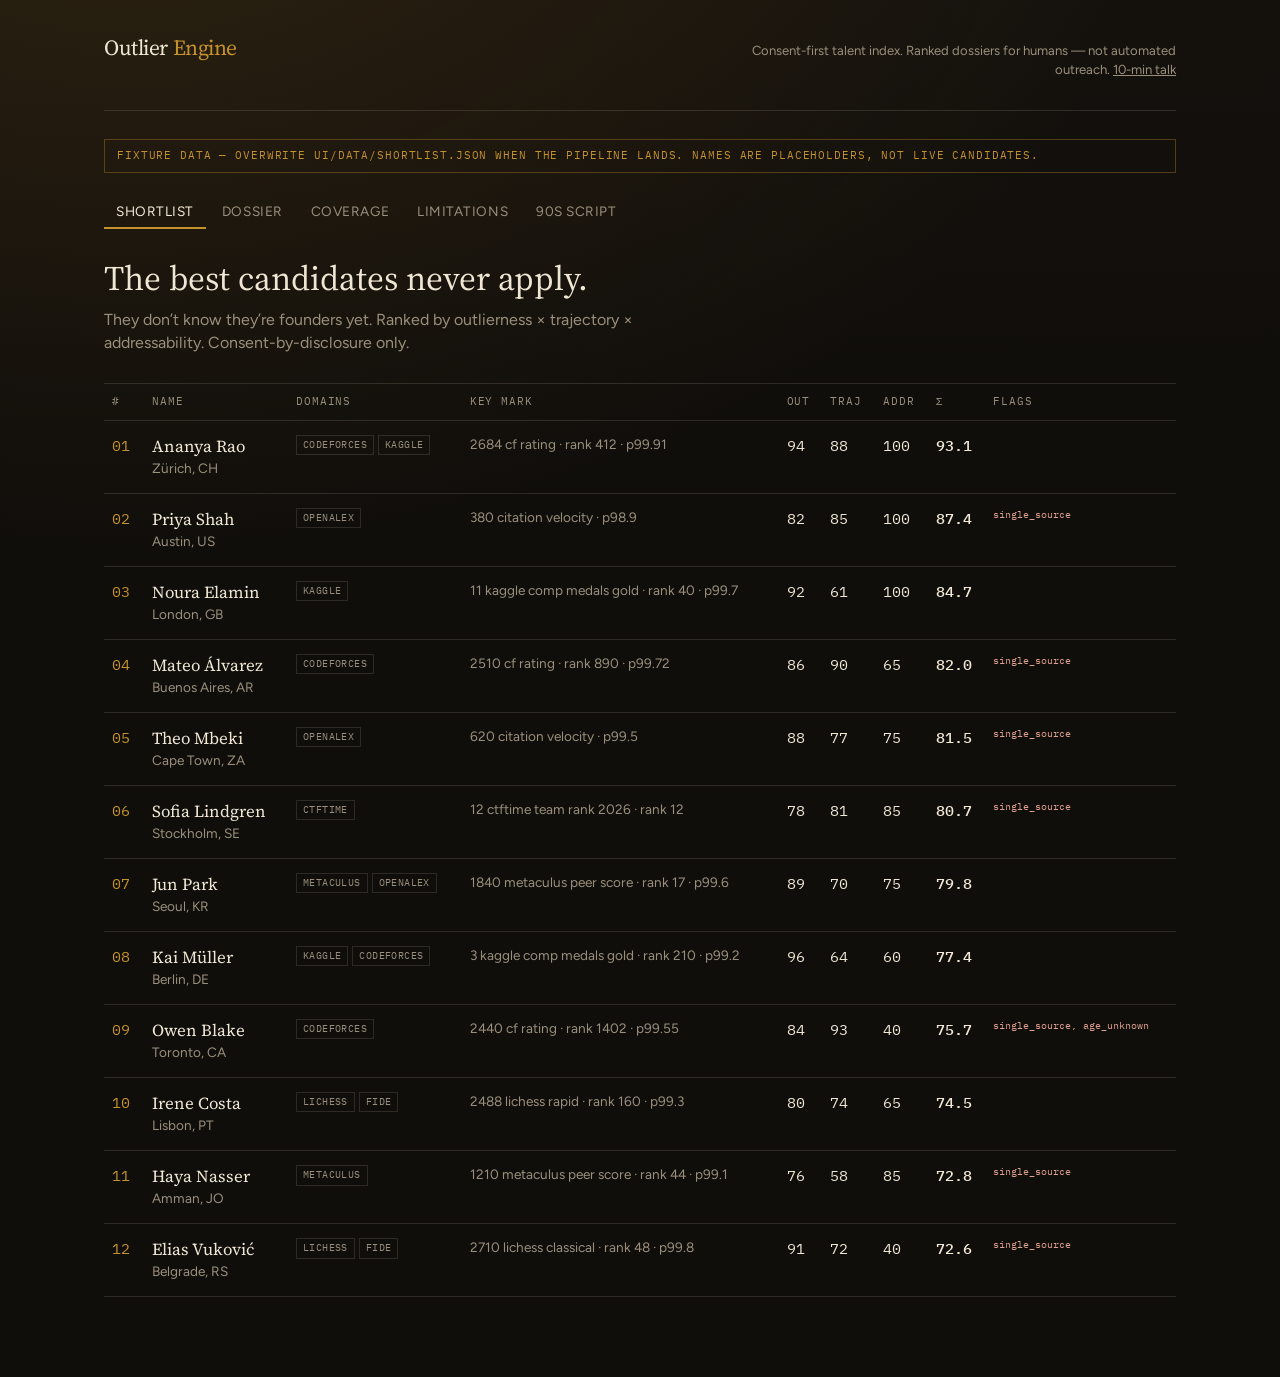
<file: ui/index.html>
<!DOCTYPE html>
<html lang="en">
<head>
  <meta charset="utf-8" />
  <meta name="viewport" content="width=device-width, initial-scale=1" />
  <title>Outlier Engine — shortlist</title>
  <link rel="preconnect" href="https://fonts.googleapis.com" />
  <link rel="preconnect" href="https://fonts.gstatic.com" crossorigin />
  <link href="https://fonts.googleapis.com/css2?family=Figtree:wght@400;500&family=IBM+Plex+Mono:wght@400;500&family=Source+Serif+4:opsz,wght@8..60,400;8..60,500&display=swap" rel="stylesheet" />
  <link rel="stylesheet" href="css/app.css" />
</head>
<body>
  <div class="app">
    <header class="topbar">
      <div class="mark">Outlier <span>Engine</span></div>
      <p class="tagline">Consent-first talent index. Ranked dossiers for humans — not automated outreach. <a href="talk.html">10-min talk</a></p>
    </header>
    <div id="banner" class="fixture-banner hidden">Fixture data — overwrite ui/data/shortlist.json when the pipeline lands. Names are placeholders, not live candidates.</div>
    <nav id="nav" class="nav"></nav>
    <main id="main"></main>
  </div>
  <script src="js/app.js"></script>
</body>
</html>
</file>
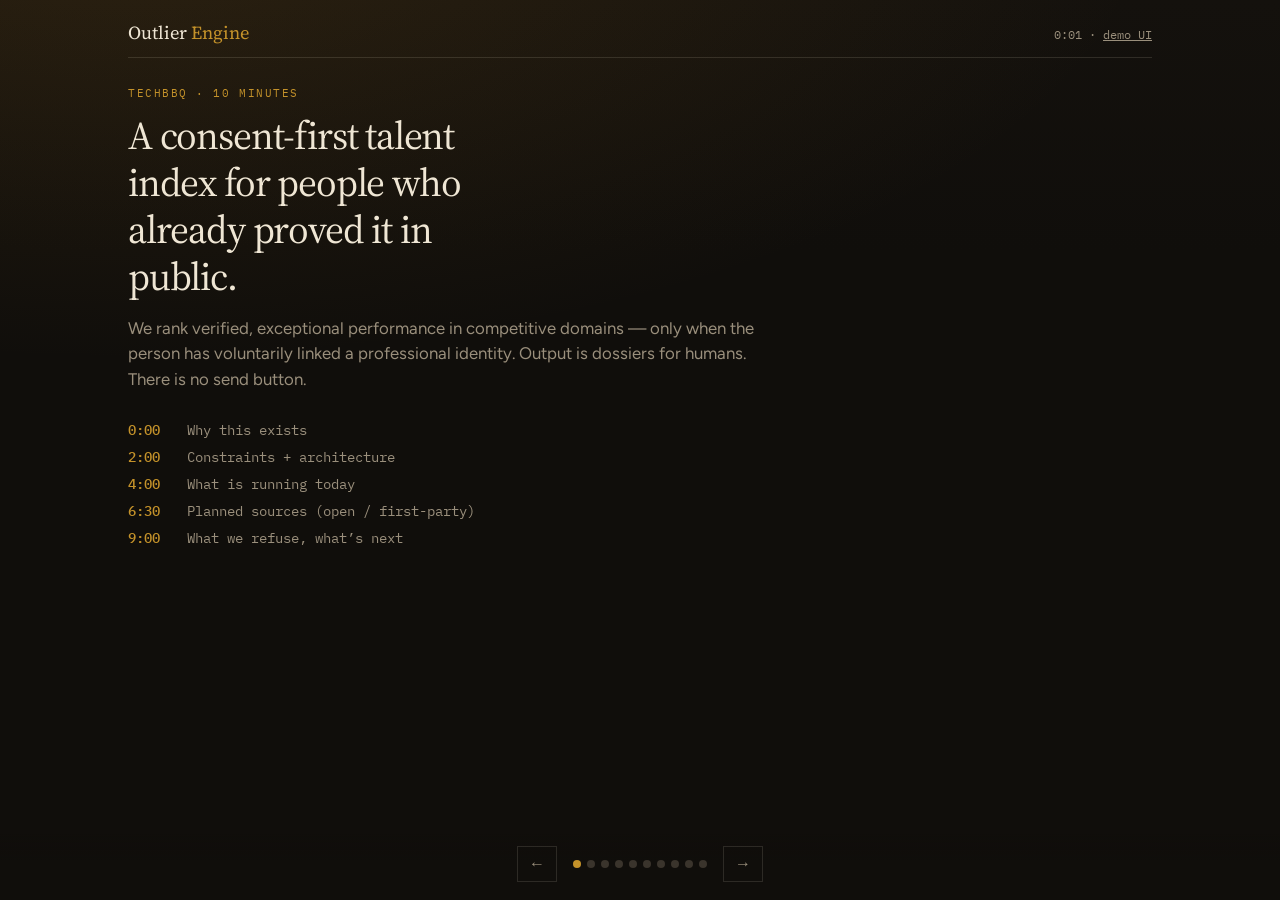
<file: ui/talk.html>
<!DOCTYPE html>
<html lang="en">
<head>
  <meta charset="utf-8" />
  <meta name="viewport" content="width=device-width, initial-scale=1" />
  <title>Outlier Engine — 10 minutes</title>
  <link rel="preconnect" href="https://fonts.googleapis.com" />
  <link rel="preconnect" href="https://fonts.gstatic.com" crossorigin />
  <link href="https://fonts.googleapis.com/css2?family=Figtree:wght@400;500&family=IBM+Plex+Mono:wght@400;500&family=Source+Serif+4:opsz,wght@8..60,400;8..60,500&display=swap" rel="stylesheet" />
  <link rel="stylesheet" href="css/talk.css" />
</head>
<body>
  <div class="deck" id="deck">
    <header class="chrome">
      <div class="mark">Outlier <span>Engine</span></div>
      <p class="chrome-meta"><span id="clock">0:00</span> · <a href="index.html">demo UI</a></p>
    </header>

    <section class="slide is-active" data-min="0:00">
      <p class="kicker">TechBBQ · 10 minutes</p>
      <h1>A consent-first talent index for people who already proved it in public.</h1>
      <p class="lede">We rank verified, exceptional performance in competitive domains — only when the person has voluntarily linked a professional identity. Output is dossiers for humans. There is no send button.</p>
      <ul class="beats">
        <li><strong>0:00</strong> Why this exists</li>
        <li><strong>2:00</strong> Constraints + architecture</li>
        <li><strong>4:00</strong> What is running today</li>
        <li><strong>6:30</strong> Planned sources (open / first-party)</li>
        <li><strong>9:00</strong> What we refuse, what’s next</li>
      </ul>
    </section>

    <section class="slide" hidden data-min="0:40">
      <p class="kicker">The gap</p>
      <h1>The best people rarely sit in an applicant pile.</h1>
      <p class="lede">They are already on leaderboards, rating lists, paper graphs, and public track records. Application funnels only see the people who already decided they are founders — or who know the program exists.</p>
      <div class="grid-2">
        <article>
          <h3>Index disclosure</h3>
          <p>Competition profiles that publicly link a real-world identity: real name, bio URL, or verifiable handle reuse with a corroborating signal.</p>
        </article>
        <article>
          <h3>Do not unmask</h3>
          <p>No de-anonymization, no wallet graphs, no cross-referencing to recover a pseudonym. If they did not publish the join, they are not in the index.</p>
        </article>
      </div>
    </section>

    <section class="slide" hidden data-min="1:40">
      <p class="kicker">Hard constraints</p>
      <h1>Five rules the pipeline is not allowed to violate.</h1>
      <ol class="rules">
        <li><strong>Consent-by-disclosure only.</strong> Enter via a public self-link. Precision over recall.</li>
        <li><strong>Age floor 18.</strong> Birth year when the source has it; young-skew platforms need independent adulthood evidence or we drop.</li>
        <li><strong>Top-of-tail only.</strong> Top-N ≤ 500 per source. Polite rate limits (≥1s where there is no bulk endpoint). No bulk harvest.</li>
        <li><strong>Relevance gate.</strong> Talent without a professional/technical surface (GitHub, LinkedIn self-link, site, papers) does not rank.</li>
        <li><strong>Humans write.</strong> Rank and explain. A person decides. Draft outreach is labeled draft.</li>
      </ol>
    </section>

    <section class="slide" hidden data-min="2:50">
      <p class="kicker">Architecture</p>
      <h1>One schema. One orchestrator. SQLite. No infra.</h1>
      <p class="flow">adapters → normalize → resolve → enrich → score → rank → persist → shortlist + dossier</p>
      <div class="grid-3">
        <article>
          <h3>Adapters</h3>
          <p>Each source is a module: <code>fetch_top(n) → RawProfile[]</code>. Auto-discovered. A dead source is logged and skipped.</p>
        </article>
        <article>
          <h3>Identity</h3>
          <p>Only two joins: explicit self-links, and handle reuse with a corroborating signal. Uncorroborated collisions stay <code>weak_match</code> — never surfaced.</p>
        </article>
        <article>
          <h3>HTTP</h3>
          <p>One client for every request: per-host spacing, disk cache, retry-once on 5xx. Adapters do not speak to the network on their own.</p>
        </article>
      </div>
      <p class="note">Evidence is non-negotiable: every identity link records <em>why</em> we believe it.</p>
    </section>

    <section class="slide" hidden data-min="4:00">
      <p class="kicker">Current state · live in the repo</p>
      <h1>The pipe is real. Two sources fetch. Downstream stages are wired as stubs.</h1>
      <div class="status-grid">
        <article class="ok">
          <h3>Running</h3>
          <ul>
            <li><strong>Codeforces</strong> — ratedList (exact percentiles), rating ≥ 2400, contest history on the top slice, public name / org / country.</li>
            <li><strong>Lichess</strong> — top 200 × blitz / rapid / classical, bulk user fetch, bio links, title + declared FIDE rating for a later join.</li>
            <li><strong>pipeline.py</strong> — discover → fetch → normalize → resolve → enrich → score → persist → outputs. Any stage independently skippable.</li>
            <li><strong>core.http + SQLite</strong> — rate limit, cache, idempotent upserts on <code>(platform, handle)</code>.</li>
            <li><strong>Demo UI</strong> — shortlist, dossier (sparkline + evidence appendix), coverage, limitations. Fixture until the pipeline overwrites JSON.</li>
          </ul>
        </article>
        <article>
          <h3>Spec’d, not fetching yet</h3>
          <ul>
            <li>Kaggle (Meta Kaggle dump), FIDE rating list, Metaculus, OpenAlex, CTFtime — schema and coverage table exist; adapter modules are not in <code>adapters/</code>.</li>
            <li>Resolve / enrich / score emit pass-through rows so a new adapter can run end-to-end tonight without waiting on Epic 3–5.</li>
            <li>Composite is documented: <code>0.45·outlierness + 0.30·trajectory + 0.25·addressability</code>. Scoring code is still a stub.</li>
          </ul>
        </article>
      </div>
    </section>

    <section class="slide" hidden data-min="5:20">
      <p class="kicker">What a ranked row means</p>
      <h1>Outlierness × trajectory × addressability.</h1>
      <div class="weights">
        <div><span>45%</span> Outlierness — platform percentile on a shared scale. Codeforces is exact (rank / rated population). Others: documented rank heuristic.</div>
        <div><span>30%</span> Trajectory — 24-month rating slope where history exists; else account-age vs rank. Recency decay if inactive &gt; 90 days.</div>
        <div><span>25%</span> Addressability — GitHub with real activity 40 · LinkedIn self-link 25 · site 20 · papers 15. Cap 100.</div>
      </div>
      <p class="lede tight">Multi-domain bonus +10 if top-1% in two <em>unrelated</em> domains (chess blitz + chess rapid = one domain). Hard filters first: age, already-founder, no professional surface.</p>
      <p class="note">LinkedIn is stored from a self-published URL. We do not scrape it. The human opens the dossier.</p>
    </section>

    <section class="slide" hidden data-min="6:20">
      <p class="kicker">Planned sources · open or first-party only</p>
      <h1>Same schema, more tails — APIs and dumps, not HTML farms.</h1>
      <p class="lede tight">Expansion list is restricted to documented APIs, bulk exports, and first-party data portals. Liquipedia: API / dumps only — no HTML scrape. Product Hunt GraphQL: non-commercial by default.</p>
      <div class="src-groups">
        <div>
          <h3>Already in the pipe</h3>
          <ul>
            <li>Codeforces <em>adapter</em></li>
            <li>Lichess API + databases <em>adapter</em></li>
            <li>GitHub API <em>enricher</em></li>
          </ul>
        </div>
        <div>
          <h3>Games &amp; competition</h3>
          <ul>
            <li>Chess.com PubAPI</li>
            <li>Liquipedia <em>no HTML scrape</em></li>
            <li>Riot</li>
            <li>Steam</li>
            <li>WCA results export</li>
            <li>speedrun.com</li>
          </ul>
        </div>
        <div>
          <h3>Research, IP, grants</h3>
          <ul>
            <li>arXiv <em>API / OAI / S3</em></li>
            <li>Semantic Scholar</li>
            <li>NSF Awards</li>
            <li>USPTO Open Data Portal</li>
            <li>EU CORDIS</li>
            <li>Open Library <em>ISBN</em></li>
          </ul>
        </div>
        <div>
          <h3>Public graph &amp; orgs</h3>
          <ul>
            <li>YouTube Data API</li>
            <li>Twitch Helix</li>
            <li>RDAP</li>
            <li>Companies House</li>
            <li>Product Hunt GraphQL</li>
            <li>Hacker News Firebase API</li>
          </ul>
        </div>
      </div>
    </section>

    <section class="slide" hidden data-min="8:10">
      <p class="kicker">Excluded by design</p>
      <h1>The moat is not scraping.</h1>
      <p class="lede">It is the consented identity graph and a documented cross-domain normalization table. These sources stay off the list on purpose.</p>
      <div class="excluded-row">
        <article>
          <h3>Polymarket &amp; prediction wallets</h3>
          <p>Wallet-linked, pseudonymous by default. Indexing it invites unmasking.</p>
        </article>
        <article>
          <h3>On-chain / ENS / wallet graphs</h3>
          <p>Joining a wallet to a person is the opposite of consent-by-disclosure.</p>
        </article>
        <article>
          <h3>Private Discords, Telegrams, lists</h3>
          <p>Not public self-links. Out of scope.</p>
        </article>
      </div>
    </section>

    <section class="slide" hidden data-min="9:00">
      <p class="kicker">Say this before anyone else does</p>
      <h1>Known limits of the v0.</h1>
      <div class="grid-2">
        <article>
          <h3>Percentiles are a heuristic</h3>
          <p>Codeforces is exact. Everything else is rank against a published or estimated population. Cross-domain comparability is a research problem; we shipped a documented first pass.</p>
        </article>
        <article>
          <h3>Matching is low-recall on purpose</h3>
          <p>Twenty correct people beat two hundred with three errors. Handle collision alone is never identity.</p>
        </article>
        <article>
          <h3>No founder backtest yet</h3>
          <p>The obvious next experiment: take known founders and walk their public traces backward through these sources.</p>
        </article>
        <article>
          <h3>Fixture vs live</h3>
          <p>The shortlist on screen is labeled fixture until <code>pipeline.py</code> overwrites it. Do not claim placeholder names as live hits.</p>
        </article>
      </div>
    </section>

    <section class="slide" hidden data-min="9:40">
      <p class="kicker">Close</p>
      <h1>Index what people already published. Rank the tail. Hand a human a dossier.</h1>
      <p class="lede">Two adapters live, one schema, a pipeline that will not sink if a source dies, and a source map that only uses open or first-party APIs.</p>
      <p class="close-cta"><a href="index.html">Open the demo UI</a> — shortlist → dossier → evidence appendix.</p>
      <p class="note">← → or space to move · N for speaker notes · F for fullscreen</p>
    </section>
  </div>

  <footer class="footer">
    <button type="button" id="prev" aria-label="Previous slide">←</button>
    <div class="dots" id="dots"></div>
    <button type="button" id="next" aria-label="Next slide">→</button>
  </footer>

  <aside class="notes" id="notes" hidden>
    <p class="notes-label">Speaker notes</p>
    <div id="notes-body"></div>
  </aside>

  <script src="js/talk.js"></script>
</body>
</html>
</file>
<file: ui/css/app.css>
:root {
  --bg: #100e0b;
  --bg-elev: #1a1713;
  --paper: #f3ead8;
  --ink: #1c1814;
  --ink-soft: #5c5348;
  --line: #d9cbb0;
  --brass: #9a6b1f;
  --brass-bright: #c4922a;
  --rule: rgba(255, 245, 220, 0.12);
  --muted: #9a8f7c;
  --ok: #3d6b4f;
  --flag: #8a3b28;
  --serif: "Source Serif 4", "Iowan Old Style", Georgia, serif;
  --sans: "Figtree", "Avenir Next", system-ui, sans-serif;
  --mono: "IBM Plex Mono", ui-monospace, monospace;
}

*,
*::before,
*::after {
  box-sizing: border-box;
}

html,
body {
  margin: 0;
  min-height: 100%;
  background: var(--bg);
  color: #efe6d4;
  font-family: var(--sans);
  font-size: 16px;
  line-height: 1.45;
}

body {
  background-image:
    radial-gradient(ellipse 80% 50% at 10% -10%, rgba(154, 107, 31, 0.18), transparent),
    linear-gradient(180deg, #14110d, var(--bg) 28%);
}

a {
  color: inherit;
}

button,
.nav button {
  font-family: inherit;
}

.app {
  max-width: 1120px;
  margin: 0 auto;
  padding: 28px 24px 80px;
}

.topbar {
  display: flex;
  align-items: baseline;
  justify-content: space-between;
  gap: 16px;
  border-bottom: 1px solid var(--rule);
  padding-bottom: 18px;
  margin-bottom: 28px;
}

.mark {
  font-family: var(--serif);
  font-size: 1.35rem;
  letter-spacing: -0.02em;
}

.mark span {
  color: var(--brass-bright);
}

.tagline {
  color: var(--muted);
  font-size: 0.82rem;
  max-width: 28rem;
  text-align: right;
}

.fixture-banner {
  font-family: var(--mono);
  font-size: 11px;
  letter-spacing: 0.08em;
  text-transform: uppercase;
  color: var(--brass-bright);
  border: 1px solid rgba(196, 146, 42, 0.35);
  padding: 8px 12px;
  margin-bottom: 22px;
}

.nav {
  display: flex;
  gap: 4px;
  margin-bottom: 28px;
  flex-wrap: wrap;
}

.nav button {
  background: transparent;
  color: var(--muted);
  border: 0;
  border-bottom: 2px solid transparent;
  padding: 8px 12px;
  cursor: pointer;
  font-size: 0.85rem;
  letter-spacing: 0.04em;
  text-transform: uppercase;
}

.nav button[aria-current="page"] {
  color: var(--paper);
  border-bottom-color: var(--brass-bright);
}

.hook {
  font-family: var(--serif);
  font-size: clamp(1.6rem, 3vw, 2.15rem);
  font-weight: 400;
  line-height: 1.25;
  max-width: 36rem;
  margin: 0 0 8px;
}

.hook-sub {
  color: var(--muted);
  margin: 0 0 28px;
  max-width: 36rem;
}

.table-wrap {
  overflow-x: auto;
  border-top: 1px solid var(--rule);
}

table.shortlist {
  width: 100%;
  border-collapse: collapse;
  font-size: 0.92rem;
}

table.shortlist th {
  text-align: left;
  font-family: var(--mono);
  font-size: 11px;
  font-weight: 400;
  letter-spacing: 0.08em;
  text-transform: uppercase;
  color: var(--muted);
  padding: 10px 8px;
  border-bottom: 1px solid var(--rule);
}

table.shortlist td {
  padding: 14px 8px;
  border-bottom: 1px solid var(--rule);
  vertical-align: top;
}

table.shortlist tbody tr {
  cursor: pointer;
}

table.shortlist tbody tr:hover {
  background: rgba(243, 234, 216, 0.04);
}

.rank {
  font-family: var(--mono);
  color: var(--brass-bright);
  width: 2.5rem;
}

.name {
  font-family: var(--serif);
  font-size: 1.05rem;
}

.domains,
.achieve {
  color: var(--muted);
  font-size: 0.85rem;
}

.num {
  font-family: var(--mono);
  font-variant-numeric: tabular-nums;
}

.composite {
  font-weight: 500;
  color: var(--paper);
}

.pills {
  display: flex;
  flex-wrap: wrap;
  gap: 4px;
}

.pill {
  font-family: var(--mono);
  font-size: 10px;
  letter-spacing: 0.04em;
  text-transform: uppercase;
  border: 1px solid var(--rule);
  padding: 2px 6px;
  color: var(--muted);
}

.flag {
  font-family: var(--mono);
  font-size: 10px;
  color: #e0a090;
}

/* Dossier — light paper on dark chrome */
.dossier-chrome {
  display: flex;
  justify-content: space-between;
  align-items: center;
  margin-bottom: 16px;
  gap: 12px;
}

.ghost {
  background: transparent;
  color: var(--muted);
  border: 1px solid var(--rule);
  padding: 6px 12px;
  cursor: pointer;
  font-size: 0.8rem;
}

.paper {
  background: var(--paper);
  color: var(--ink);
  padding: 40px 44px 56px;
  box-shadow: 0 24px 60px rgba(0, 0, 0, 0.45);
}

.paper h1 {
  font-family: var(--serif);
  font-weight: 400;
  font-size: 2.4rem;
  letter-spacing: -0.03em;
  margin: 0 0 4px;
}

.meta-line {
  color: var(--ink-soft);
  font-size: 0.9rem;
  margin-bottom: 20px;
}

.why {
  font-family: var(--serif);
  font-size: 1.2rem;
  line-height: 1.4;
  margin: 0 0 28px;
  max-width: 38rem;
}

.score-row {
  display: grid;
  grid-template-columns: repeat(4, 1fr);
  gap: 12px;
  border-top: 1px solid var(--line);
  border-bottom: 1px solid var(--line);
  padding: 16px 0;
  margin-bottom: 32px;
}

.score-row .lbl {
  font-family: var(--mono);
  font-size: 10px;
  letter-spacing: 0.1em;
  text-transform: uppercase;
  color: var(--ink-soft);
}

.score-row .val {
  font-family: var(--serif);
  font-size: 1.8rem;
}

.paper h2 {
  font-family: var(--mono);
  font-size: 11px;
  letter-spacing: 0.14em;
  text-transform: uppercase;
  color: var(--brass);
  font-weight: 500;
  margin: 28px 0 12px;
}

.achieve-block {
  display: grid;
  grid-template-columns: 8rem 1fr auto;
  gap: 8px 16px;
  padding: 10px 0;
  border-bottom: 1px solid var(--line);
  font-size: 0.95rem;
}

.achieve-block a {
  color: var(--brass);
}

.spark {
  width: 100%;
  height: 88px;
  display: block;
}

.spark-caption {
  font-family: var(--mono);
  font-size: 11px;
  color: var(--ink-soft);
  margin-top: 6px;
}

.reach {
  display: grid;
  gap: 6px;
}

.reach a {
  color: var(--brass);
}

.draft {
  border: 1px dashed var(--brass);
  padding: 14px 16px;
  background: rgba(154, 107, 31, 0.08);
}

.draft strong {
  font-family: var(--mono);
  font-size: 10px;
  letter-spacing: 0.12em;
  color: var(--flag);
  display: block;
  margin-bottom: 8px;
}

.evidence li {
  margin-bottom: 8px;
  color: var(--ink-soft);
  font-size: 0.9rem;
}

.limitations {
  display: grid;
  gap: 12px;
}

.limitations article {
  border: 1px solid var(--rule);
  padding: 16px 18px;
}

.limitations h3 {
  margin: 0 0 6px;
  font-size: 1rem;
  font-family: var(--serif);
  font-weight: 400;
}

.limitations p {
  margin: 0;
  color: var(--muted);
  font-size: 0.9rem;
}

.cov-table {
  width: 100%;
  border-collapse: collapse;
  font-size: 0.88rem;
}

.cov-table th,
.cov-table td {
  text-align: left;
  padding: 10px 8px;
  border-bottom: 1px solid var(--rule);
}

.cov-table th {
  font-family: var(--mono);
  font-size: 11px;
  letter-spacing: 0.08em;
  text-transform: uppercase;
  color: var(--muted);
  font-weight: 400;
}

.status-built {
  color: #8fbf9a;
}

.status-id {
  color: var(--muted);
}

.excluded {
  margin-top: 36px;
}

.excluded article {
  border-left: 3px solid var(--flag);
  padding: 8px 0 8px 14px;
  margin-bottom: 14px;
}

.excluded h3 {
  margin: 0 0 4px;
  font-size: 1rem;
}

.excluded p {
  margin: 0;
  color: var(--muted);
  font-size: 0.9rem;
}

.script ol {
  color: #efe6d4;
  padding-left: 1.2rem;
}

.script li {
  margin-bottom: 14px;
  max-width: 40rem;
}

.hidden {
  display: none;
}

@media (max-width: 720px) {
  .paper {
    padding: 24px 18px 40px;
  }

  .score-row,
  .achieve-block {
    grid-template-columns: 1fr 1fr;
  }

  .tagline {
    display: none;
  }
}
</file>
<file: ui/css/talk.css>
:root {
  --bg: #100e0b;
  --brass: #9a6b1f;
  --brass-bright: #c4922a;
  --paper: #f3ead8;
  --muted: #9a8f7c;
  --rule: rgba(255, 245, 220, 0.12);
  --ok: #8fbf9a;
  --flag: #c07060;
  --serif: "Source Serif 4", "Iowan Old Style", Georgia, serif;
  --sans: "Figtree", "Avenir Next", system-ui, sans-serif;
  --mono: "IBM Plex Mono", ui-monospace, monospace;
}

*,
*::before,
*::after {
  box-sizing: border-box;
}

html,
body {
  margin: 0;
  height: 100%;
  background: var(--bg);
  color: #efe6d4;
  font-family: var(--sans);
}

body {
  background-image:
    radial-gradient(ellipse 80% 50% at 10% -10%, rgba(154, 107, 31, 0.18), transparent),
    linear-gradient(180deg, #14110d, var(--bg) 28%);
}

a {
  color: var(--brass-bright);
}

code {
  font-family: var(--mono);
  font-size: 0.86em;
}

.deck {
  max-width: 1080px;
  margin: 0 auto;
  padding: 20px 28px 96px;
  min-height: 100%;
}

.chrome {
  display: flex;
  justify-content: space-between;
  align-items: baseline;
  border-bottom: 1px solid var(--rule);
  padding-bottom: 12px;
  margin-bottom: 28px;
}

.mark {
  font-family: var(--serif);
  font-size: 1.15rem;
}

.mark span {
  color: var(--brass-bright);
}

.chrome-meta {
  margin: 0;
  color: var(--muted);
  font-family: var(--mono);
  font-size: 12px;
}

.chrome-meta a {
  color: var(--muted);
}

.slide {
  display: none;
}

.slide.is-active {
  display: block;
}

.kicker {
  font-family: var(--mono);
  font-size: 11px;
  letter-spacing: 0.14em;
  text-transform: uppercase;
  color: var(--brass-bright);
  margin: 0 0 12px;
}

.slide h1 {
  font-family: var(--serif);
  font-weight: 400;
  font-size: clamp(1.7rem, 3.4vw, 2.45rem);
  line-height: 1.2;
  letter-spacing: -0.03em;
  margin: 0 0 16px;
  max-width: 22ch;
}

.lede {
  color: var(--muted);
  max-width: 40rem;
  margin: 0 0 28px;
  font-size: 1.05rem;
  line-height: 1.5;
}

.lede.tight {
  margin-bottom: 18px;
}

.beats {
  list-style: none;
  padding: 0;
  margin: 0;
  display: grid;
  gap: 8px;
  font-family: var(--mono);
  font-size: 0.9rem;
  color: var(--muted);
}

.beats strong {
  color: var(--brass-bright);
  font-weight: 500;
  display: inline-block;
  width: 3.2rem;
}

.grid-2,
.grid-3 {
  display: grid;
  gap: 16px;
}

.grid-2 {
  grid-template-columns: 1fr 1fr;
}

.grid-3 {
  grid-template-columns: 1fr 1fr 1fr;
}

.grid-2 article,
.grid-3 article,
.status-grid article,
.excluded-row article {
  border: 1px solid var(--rule);
  padding: 16px 18px;
}

.grid-2 h3,
.grid-3 h3,
.status-grid h3,
.excluded-row h3,
.src-groups h3 {
  font-family: var(--serif);
  font-weight: 400;
  font-size: 1.1rem;
  margin: 0 0 8px;
}

.grid-2 p,
.grid-3 p,
.excluded-row p {
  margin: 0;
  color: var(--muted);
  font-size: 0.92rem;
  line-height: 1.45;
}

.rules {
  margin: 0;
  padding-left: 1.2rem;
  max-width: 44rem;
}

.rules li {
  margin-bottom: 12px;
  color: var(--muted);
}

.rules strong {
  color: #efe6d4;
}

.flow {
  font-family: var(--mono);
  font-size: 0.82rem;
  letter-spacing: 0.02em;
  color: var(--brass-bright);
  border: 1px solid rgba(196, 146, 42, 0.35);
  padding: 12px 14px;
  margin: 0 0 20px;
  overflow-x: auto;
}

.note {
  color: var(--muted);
  font-size: 0.88rem;
  margin: 20px 0 0;
}

.status-grid {
  display: grid;
  grid-template-columns: 1.15fr 0.85fr;
  gap: 16px;
}

.status-grid ul {
  margin: 0;
  padding-left: 1.1rem;
  color: var(--muted);
  font-size: 0.9rem;
}

.status-grid li {
  margin-bottom: 8px;
}

.status-grid .ok h3 {
  color: var(--ok);
}

.weights {
  display: grid;
  gap: 10px;
  margin-bottom: 18px;
}

.weights div {
  display: grid;
  grid-template-columns: 4.5rem 1fr;
  gap: 12px;
  align-items: start;
  color: var(--muted);
  font-size: 0.95rem;
}

.weights span {
  font-family: var(--serif);
  font-size: 1.6rem;
  color: var(--paper);
  line-height: 1.1;
}

.src-groups {
  display: grid;
  grid-template-columns: repeat(4, 1fr);
  gap: 14px;
}

.src-groups ul {
  list-style: none;
  padding: 0;
  margin: 0;
  font-size: 0.88rem;
  color: #efe6d4;
}

.src-groups li {
  padding: 5px 0;
  border-bottom: 1px solid var(--rule);
}

.src-groups em {
  color: var(--muted);
  font-style: normal;
  font-family: var(--mono);
  font-size: 10px;
  letter-spacing: 0.04em;
  text-transform: uppercase;
}

.excluded-row {
  display: grid;
  grid-template-columns: 1fr 1fr 1fr;
  gap: 14px;
}

.excluded-row article {
  border-left: 3px solid var(--flag);
}

.close-cta {
  font-size: 1.1rem;
}

.footer {
  position: fixed;
  left: 0;
  right: 0;
  bottom: 0;
  display: flex;
  align-items: center;
  justify-content: center;
  gap: 16px;
  padding: 12px 16px 18px;
  background: linear-gradient(180deg, transparent, var(--bg) 40%);
}

.footer button {
  background: transparent;
  color: var(--muted);
  border: 1px solid var(--rule);
  width: 40px;
  height: 36px;
  cursor: pointer;
  font-size: 1rem;
}

.dots {
  display: flex;
  gap: 6px;
  flex-wrap: wrap;
  justify-content: center;
  max-width: 28rem;
}

.dots button {
  width: 8px;
  height: 8px;
  padding: 0;
  border-radius: 50%;
  border: 0;
  background: #3a342c;
  cursor: pointer;
}

.dots button.is-on {
  background: var(--brass-bright);
}

.notes {
  position: fixed;
  right: 16px;
  bottom: 64px;
  width: min(320px, calc(100vw - 32px));
  background: #1a1713;
  border: 1px solid var(--rule);
  padding: 12px 14px;
  font-size: 0.82rem;
  color: var(--muted);
  line-height: 1.4;
  max-height: 40vh;
  overflow: auto;
}

.notes[hidden] {
  display: none;
}

.notes-label {
  font-family: var(--mono);
  font-size: 10px;
  letter-spacing: 0.12em;
  text-transform: uppercase;
  color: var(--brass-bright);
  margin: 0 0 6px;
}

@media (max-width: 860px) {
  .grid-2,
  .grid-3,
  .status-grid,
  .src-groups,
  .excluded-row {
    grid-template-columns: 1fr;
  }

  .slide h1 {
    max-width: none;
  }
}
</file>
